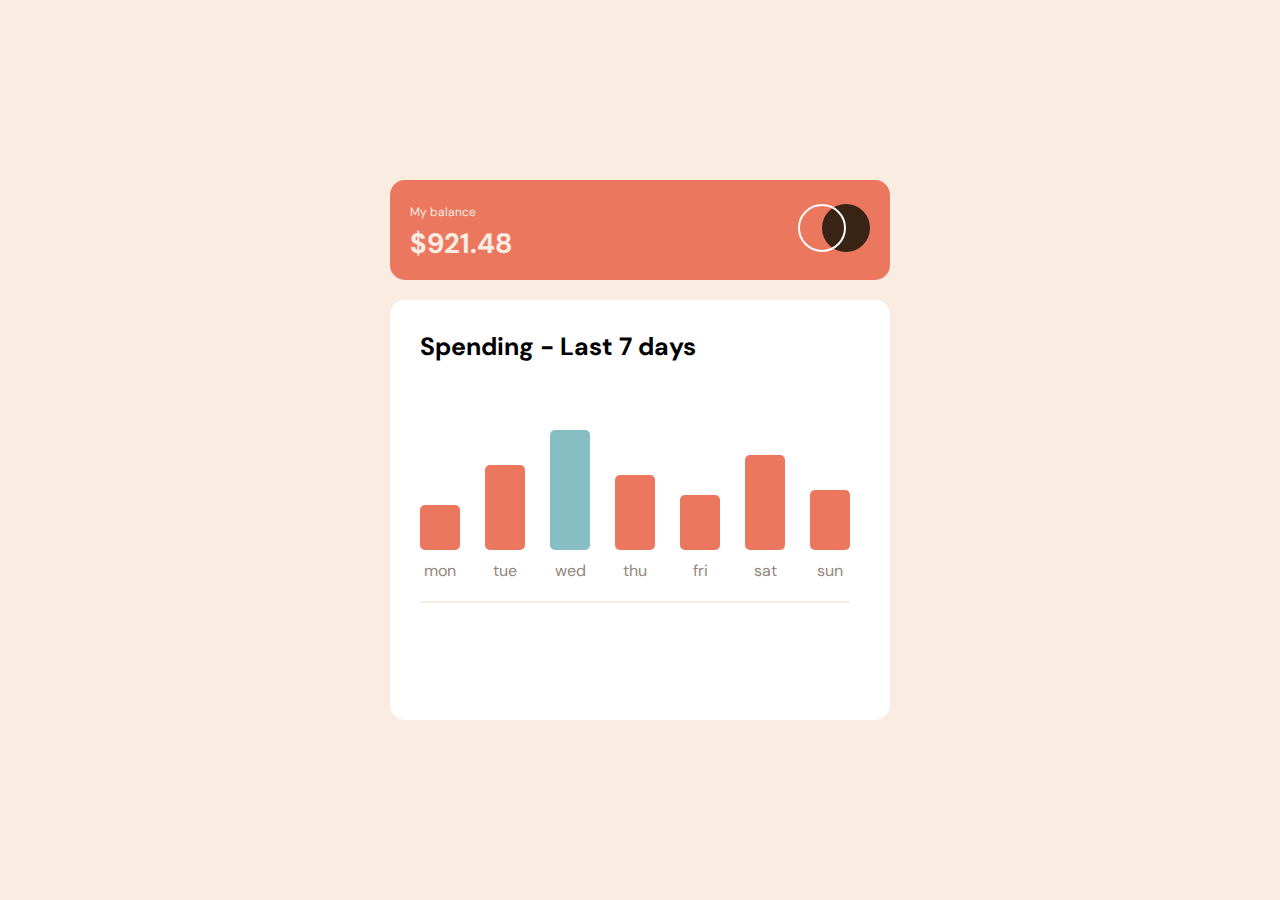
<file: projeto-spending/index.html>
<!DOCTYPE html>
<html lang="en">
<head>
  <meta charset="UTF-8">
  <meta name="viewport" content="width=device-width, initial-scale=1.0">
  <link rel="stylesheet" href="style.css">
  <link rel="icon" type="image/png" sizes="32x32" href="./images/favicon-32x32.png">
  <title>Frontend Mentor | Expenses chart component</title>
  <style>
    .attribution { font-size: 11px; text-align: center; }
    .attribution a { color: hsl(228, 45%, 44%); }
  </style>
</head>
<body>
  <main class="container">
    
    <header class="my-balance">
      <div class="balance">
        <p class="p-balance">My balance</p>
        <h2 class="value">$921.48</h2>
      </div>
      <div class="container-img">
        <img src="./images/logo.svg" alt="Logo">
      </div>
    </header>

    <span class="spending">
      <h1 class="title">Spending - Last 7 days</h1>
      <div class="all-days">
        <div class="mon">
          <div class="hover-mon">$16.32</div>
          <div class="color-mon"></div>
          <p class="title-mon">mon</p>
        </div>
        <div class="tue">
          <div class="hover-tue">$33.49</div>
          <div class="color-tue"></div>
          <p class="title-tue">tue</p>
        </div>
        <div class="wed">
          <div class="hover-wed">$52.36</div>
          <div class="color-wed"></div>
          <p class="title-wed">wed</p>
        </div>
        <div class="thu">
          <div class="hover-thu">$31.07</div>
          <div class="color-thu"></div>
          <p class="title-thu">thu</p>
        </div>
        <div class="fri">
          <div class="hover-fri">$24.11</div>
          <div class="color-fri"></div>
          <p class="title-fri">fri</p>
        </div>
        <div class="sat">
          <div class="hover-sat">$36.31</div> 
          <div class="color-sat"></div>
          <p class="title-sat">sat</p>
        </div>
        <div class="sun">
          <div class="hover-sun">$25.40</div>
          <div class="color-sun"></div>
          <p class="title-sun">sun</p>
        </div>
      </div>
    </span>
    
  </main>

  
</body>
</html>
</file>
<file: projeto-spending/style.css>
@import url('https://fonts.googleapis.com/css2?family=DM+Sans:ital,opsz,wght@0,9..40,100..1000;1,9..40,100..1000&display=swap');

*{
    margin: 0;
    padding: 0;
    box-sizing: border-box;
    font-family: "DM Sans", sans-serif;
}

:root{
    --red-500: hsl(10, 79%, 65%);
    --blue-300: hsl(186, 34%, 65%);
    --brown-950: hsl(25, 47%, 15%);
    --brown-400: hsl(28, 10%, 53%);
    --red-100: hsl(26, 66%, 93%);
}

.container{
    background-color: var(--red-100);
    display: flex;
    flex-direction: column;
    justify-content: center;
    align-items: center;
    height: 100vh;
}

.my-balance{
    display: flex;
    justify-content: space-between;
    align-items: center;
    border-radius: 15px;
    height: 100px;
    width: 500px;
    background-color: var(--red-500);
    color: var(--red-100);
    padding: 20px;
}

.balance{
    font-size: 12px;
    margin-top: 5px;
}

.value{
    font-size: 28px;
    margin-top: 5px;
}

.spending{
    background-color: white;
    height: 420px;
    width: 500px;
    margin-top: 20px;
    border-radius: 15px;
    padding: 30px;
}

.title{
    font-size: 25px;
}

.all-days{
    display: flex;
    width: 430px;
    justify-content: space-between;
    align-items: end;
    height: 240px;
    color: var(--brown-400);
    padding-bottom: 20px;
    border-bottom: 2px solid var(--red-100);
}

.mon{
    display: flex;
    text-align: center;
    flex-direction: column;
    justify-content: center;
    align-items: center;
}

.color-mon{
    border-radius: 5px;
    height: 45px;
    width: 40px;
    background-color: var(--red-500);
    margin-bottom: 10px;
}

.hover-mon{
    background-color: black;
    width: 60px;
    height: 30px;
    margin-bottom: 10px;
    border-radius: 5px;
    color: var(--red-100);
    display: flex;
    align-items: center;
    justify-content: center;
    font-weight: bold;
    display: none;
}

.color-mon:hover{
    cursor: pointer;
    background-color: hsl(10, 63%, 71%);
}

.tue{
    display: flex;
    text-align: center;
    flex-direction: column;
    justify-content: center;
    align-items: center;
}

.color-tue{
    border-radius: 5px;
    height: 85px;
    width: 40px;
    background-color: var(--red-500);
    margin-bottom: 10px;
}

.color-tue:hover{
    cursor: pointer;
    background-color: hsl(10, 63%, 71%);
}

.hover-tue{
    background-color: black;
    width: 60px;
    height: 30px;
    margin-bottom: 10px;
    border-radius: 5px;
    color: var(--red-100);
    display: flex;
    align-items: center;
    justify-content: center;
    font-weight: bold;
    display: none;
}

.wed{
    display: flex;
    text-align: center;
    flex-direction: column;
    justify-content: center;
    align-items: center;
}

.color-wed{
    border-radius: 5px;
    height: 120px;
    width: 40px;
    background-color: var(--blue-300);
    margin-bottom: 10px;
}

.hover-wed{
    background-color: black;
    width: 60px;
    height: 30px;
    margin-bottom: 10px;
    border-radius: 5px;
    color: var(--red-100);
    display: flex;
    align-items: center;
    justify-content: center;
    font-weight: bold;
    display: none;
}

.color-wed:hover{
    cursor: pointer;
    background-color: hsl(186, 44%, 76%);
}

.thu{
    display: flex;
    text-align: center;
    flex-direction: column;
    justify-content: center;
    align-items: center;
}

.color-thu{
    border-radius: 5px;
    height: 75px;
    width: 40px;
    background-color: var(--red-500);
    margin-bottom: 10px;
}

.hover-thu{
    background-color: black;
    width: 60px;
    height: 30px;
    margin-bottom: 10px;
    border-radius: 5px;
    color: var(--red-100);
    display: flex;
    align-items: center;
    justify-content: center;
    font-weight: bold;
    display: none;
}

.color-thu:hover{
    cursor: pointer;
    background-color: hsl(10, 63%, 71%);
}

.fri{
    display: flex;
    text-align: center;
    flex-direction: column;
    justify-content: center;
    align-items: center;
}

.color-fri{
    border-radius: 5px;
    height: 55px;
    width: 40px;
    background-color: var(--red-500);
    margin-bottom: 10px;
}

.hover-fri{
    background-color: black;
    width: 60px;
    height: 30px;
    margin-bottom: 10px;
    border-radius: 5px;
    color: var(--red-100);
    display: flex;
    align-items: center;
    justify-content: center;
    font-weight: bold;
    display: none;
}

.color-fri:hover{
    cursor: pointer;
    background-color: hsl(10, 63%, 71%);
}

.sat{
    display: flex;
    text-align: center;
    flex-direction: column;
    justify-content: center;
    align-items: center;
}

.color-sat{
    border-radius: 5px;
    height: 95px;
    width: 40px;
    background-color: var(--red-500);
    margin-bottom: 10px;
}

.hover-sat{
    background-color: black;
    width: 60px;
    height: 30px;
    margin-bottom: 10px;
    border-radius: 5px;
    color: var(--red-100);
    display: flex;
    align-items: center;
    justify-content: center;
    font-weight: bold;
    display: none;
}

.color-sat:hover{
    cursor: pointer;
    background-color: hsl(10, 63%, 71%);
}

.sun{
    display: flex;
    text-align: center;
    flex-direction: column;
    justify-content: center;
    align-items: center;
}

.color-sun{
    border-radius: 5px;
    height: 60px;
    width: 40px;
    background-color: var(--red-500);
    margin-bottom: 10px;
}

.hover-sun{ 
    background-color: black;
    width: 60px;
    height: 30px;
    margin-bottom: 10px;
    border-radius: 5px;
    color: var(--red-100);
    display: flex;
    align-items: center;
    justify-content: center;
    font-weight: bold;
    display: none;
}

.color-sun:hover{
    cursor: pointer;
    background-color: hsl(10, 63%, 71%);
}
</file>
